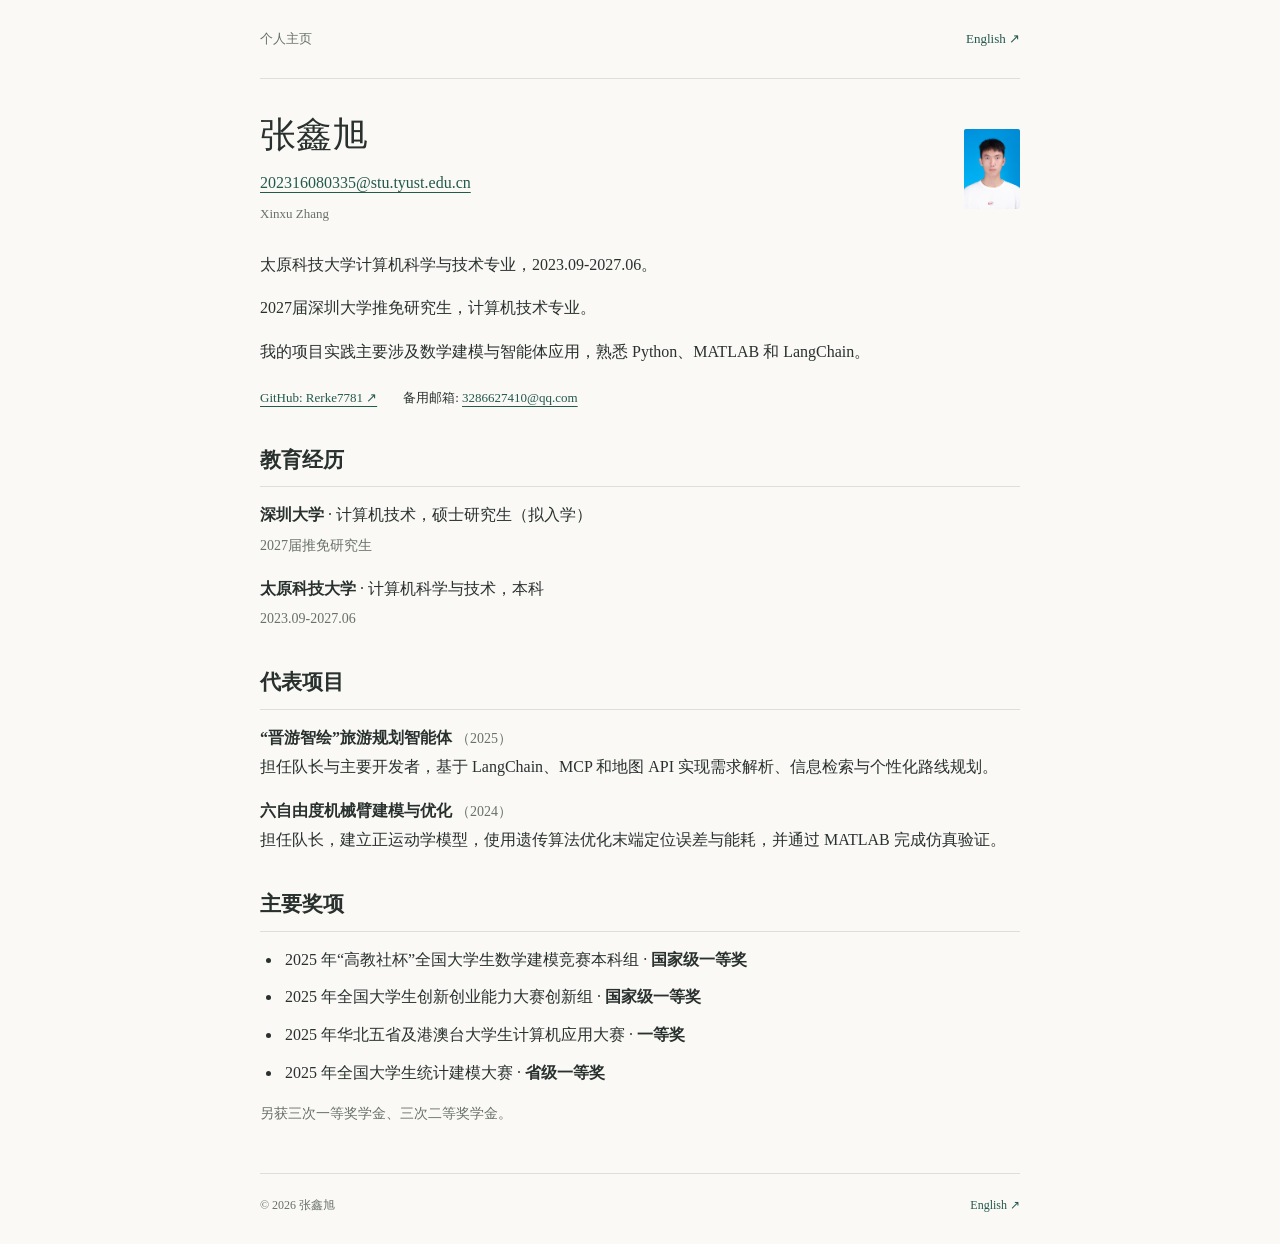
<file: index.html>
<!doctype html>
<html lang="zh-CN">
<head>
  <meta charset="utf-8">
  <meta name="viewport" content="width=device-width, initial-scale=1">
  <meta name="description" content="太原科技大学计算机科学与技术专业，2023.09-2027.06。2027届深圳大学推免研究生，计算机技术专业。">
  <meta name="theme-color" content="#24594d">
  <title>张鑫旭 · 个人主页</title>
  <link rel="icon" href="./favicon.svg" type="image/svg+xml">
  <link rel="stylesheet" href="./style.css?v=20261126-3">
  <link rel="alternate" hreflang="zh-CN" href="./index.html">
  <link rel="alternate" hreflang="en" href="./en.html">
</head>
<body>
  <a class="skip-link" href="#main">跳转到正文</a>
  <header><span>个人主页</span><nav aria-label="语言切换"><a href="./en.html" lang="en" hreflang="en">English ↗</a></nav></header>
  <main id="main">
    <section class="intro" aria-labelledby="name">
      <div class="identity"><div><h1 id="name">张鑫旭</h1><p class="primary-email"><a href="mailto:202316080335@stu.tyust.edu.cn">202316080335@stu.tyust.edu.cn</a></p><p class="subtitle">Xinxu Zhang</p></div><img src="./portrait.jpg" alt="张鑫旭的证件照" width="56" height="80"></div>
      <p>太原科技大学计算机科学与技术专业，2023.09-2027.06。</p>
      <p>2027届深圳大学推免研究生，计算机技术专业。</p>
      <p>我的项目实践主要涉及数学建模与智能体应用，熟悉 Python、MATLAB 和 LangChain。</p>
      <div class="contact"><a href="https://github.com/Rerke7781" target="_blank" rel="noopener noreferrer">GitHub: Rerke7781 ↗</a><span>备用邮箱: <a href="mailto:3286627410@qq.com">3286627410@qq.com</a></span></div>
    </section>
    <section aria-labelledby="education"><h2 id="education">教育经历</h2><p><strong>深圳大学</strong> · 计算机技术，硕士研究生（拟入学）<br><span class="muted">2027届推免研究生</span></p><p><strong>太原科技大学</strong> · 计算机科学与技术，本科<br><span class="muted">2023.09-2027.06</span></p></section>
    <section aria-labelledby="projects"><h2 id="projects">代表项目</h2><p><strong>“晋游智绘”旅游规划智能体</strong> <span class="muted">（2025）</span><br>担任队长与主要开发者，基于 LangChain、MCP 和地图 API 实现需求解析、信息检索与个性化路线规划。</p><p><strong>六自由度机械臂建模与优化</strong> <span class="muted">（2024）</span><br>担任队长，建立正运动学模型，使用遗传算法优化末端定位误差与能耗，并通过 MATLAB 完成仿真验证。</p></section>
    <section aria-labelledby="honors"><h2 id="honors">主要奖项</h2><ul>
        <li>2025 年“高教社杯”全国大学生数学建模竞赛本科组 · <strong>国家级一等奖</strong></li>
        <li>2025 年全国大学生创新创业能力大赛创新组 · <strong>国家级一等奖</strong></li>
        <li>2025 年华北五省及港澳台大学生计算机应用大赛 · <strong>一等奖</strong></li>
        <li>2025 年全国大学生统计建模大赛 · <strong>省级一等奖</strong></li>
      </ul><p class="muted">另获三次一等奖学金、三次二等奖学金。</p></section>
  </main>
  <footer><span>© 2026 张鑫旭</span><a href="./en.html" lang="en" hreflang="en">English ↗</a></footer>
</body>
</html>
</file>
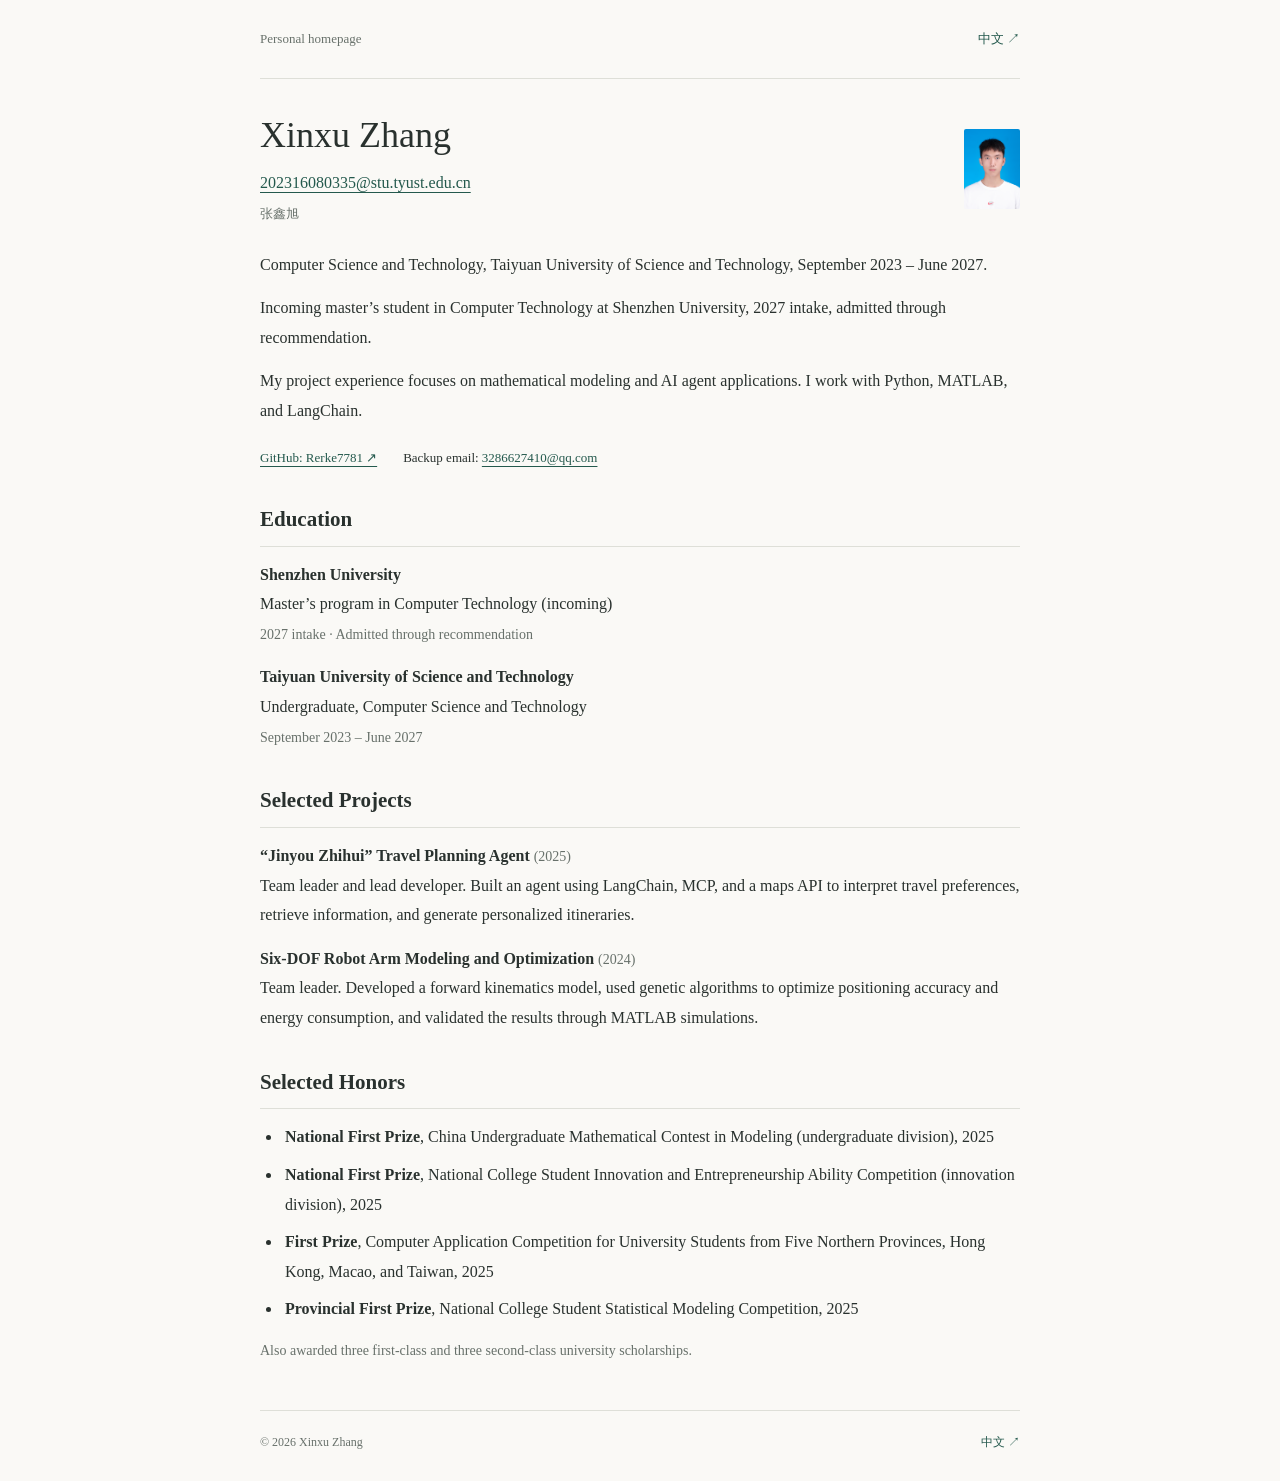
<file: en.html>
<!doctype html>
<html lang="en">
<head>
  <meta charset="utf-8">
  <meta name="viewport" content="width=device-width, initial-scale=1">
  <meta name="description" content="Computer Science and Technology, Taiyuan University of Science and Technology, September 2023 – June 2027. Incoming master’s student in Computer Technology at Shenzhen University, 2027 intake, admitted through recommendation.">
  <meta name="theme-color" content="#24594d">
  <title>Xinxu Zhang · Personal Homepage</title>
  <link rel="icon" href="./favicon.svg" type="image/svg+xml">
  <link rel="stylesheet" href="./style.css?v=20261126-3">
  <link rel="alternate" hreflang="zh-CN" href="./index.html">
  <link rel="alternate" hreflang="en" href="./en.html">
</head>
<body>
  <a class="skip-link" href="#main">Skip to content</a>
  <header><span>Personal homepage</span><nav aria-label="Language selection"><a href="./index.html" lang="zh-CN" hreflang="zh-CN">中文 ↗</a></nav></header>
  <main id="main">
    <section class="intro" aria-labelledby="name">
      <div class="identity"><div><h1 id="name">Xinxu Zhang</h1><p class="primary-email"><a href="mailto:202316080335@stu.tyust.edu.cn">202316080335@stu.tyust.edu.cn</a></p><p class="subtitle">张鑫旭</p></div><img src="./portrait.jpg" alt="Portrait of Xinxu Zhang" width="56" height="80"></div>
      <p>Computer Science and Technology, Taiyuan University of Science and Technology, September 2023 – June 2027.</p>
      <p>Incoming master’s student in Computer Technology at Shenzhen University, 2027 intake, admitted through recommendation.</p>
      <p>My project experience focuses on mathematical modeling and AI agent applications. I work with Python, MATLAB, and LangChain.</p>
      <div class="contact"><a href="https://github.com/Rerke7781" target="_blank" rel="noopener noreferrer">GitHub: Rerke7781 ↗</a><span>Backup email: <a href="mailto:3286627410@qq.com">3286627410@qq.com</a></span></div>
    </section>
    <section aria-labelledby="education"><h2 id="education">Education</h2><p><strong>Shenzhen University</strong><br>Master’s program in Computer Technology (incoming)<br><span class="muted">2027 intake · Admitted through recommendation</span></p><p><strong>Taiyuan University of Science and Technology</strong><br>Undergraduate, Computer Science and Technology<br><span class="muted">September 2023 – June 2027</span></p></section>
    <section aria-labelledby="projects"><h2 id="projects">Selected Projects</h2><p><strong>“Jinyou Zhihui” Travel Planning Agent</strong> <span class="muted">(2025)</span><br>Team leader and lead developer. Built an agent using LangChain, MCP, and a maps API to interpret travel preferences, retrieve information, and generate personalized itineraries.</p><p><strong>Six-DOF Robot Arm Modeling and Optimization</strong> <span class="muted">(2024)</span><br>Team leader. Developed a forward kinematics model, used genetic algorithms to optimize positioning accuracy and energy consumption, and validated the results through MATLAB simulations.</p></section>
    <section aria-labelledby="honors"><h2 id="honors">Selected Honors</h2><ul>
        <li><strong>National First Prize</strong>, China Undergraduate Mathematical Contest in Modeling (undergraduate division), 2025</li>
        <li><strong>National First Prize</strong>, National College Student Innovation and Entrepreneurship Ability Competition (innovation division), 2025</li>
        <li><strong>First Prize</strong>, Computer Application Competition for University Students from Five Northern Provinces, Hong Kong, Macao, and Taiwan, 2025</li>
        <li><strong>Provincial First Prize</strong>, National College Student Statistical Modeling Competition, 2025</li>
      </ul><p class="muted">Also awarded three first-class and three second-class university scholarships.</p></section>
  </main>
  <footer><span>© 2026 Xinxu Zhang</span><a href="./index.html" lang="zh-CN" hreflang="zh-CN">中文 ↗</a></footer>
</body>
</html>
</file>
<file: style.css>
/* Shared typography and layout for the Chinese and English pages. */
:root { --paper: #faf9f6; --ink: #29312e; --muted: #68716b; --green: #24594d; --line: #dedfd8; }
* { box-sizing: border-box; }
body { margin: 0; background: var(--paper); color: var(--ink); font-family: Georgia, "Noto Serif SC", "Songti SC", SimSun, serif; font-size: 16px; line-height: 1.85; }
header, main, footer { width: min(760px, calc(100% - 48px)); margin: auto; }
a { color: var(--green); text-decoration: underline; text-decoration-thickness: 1px; text-underline-offset: 4px; }
a:hover { color: #122f27; }
a:focus-visible { outline: 2px solid var(--green); outline-offset: 5px; }
header { display: flex; align-items: center; justify-content: space-between; padding: 27px 0; border-bottom: 1px solid var(--line); color: var(--muted); font-size: 13px; }
header a, footer a { text-decoration: none; }
main { padding: 34px 0 16px; }
section { margin-bottom: 30px; }
.identity { display: flex; align-items: center; justify-content: space-between; gap: 24px; margin-bottom: 24px; }
.identity img { width: 56px; height: auto; flex-shrink: 0; display: block; border-radius: 2px; }
h1 { font-weight: 500; font-size: 36px; line-height: 1.25; margin: 0; }
.primary-email { font-size: 16px; margin: 10px 0 4px; overflow-wrap: anywhere; }
.identity > div { min-width: 0; }
.subtitle { font-size: 13px; color: var(--muted); margin: 0; }
h2 { font-size: 21px; font-weight: 600; margin: 0 0 13px; padding-bottom: 7px; border-bottom: 1px solid var(--line); }
p { margin: 0 0 14px; }
strong { font-weight: 600; }
.contact { display: flex; flex-wrap: wrap; gap: 5px 26px; font-size: 13px; margin-top: 20px; }
.muted { color: var(--muted); font-size: 14px; }
ul { margin: 0 0 14px; padding-left: 22px; }
li { margin-bottom: 8px; padding-left: 3px; }
footer { display: flex; justify-content: space-between; gap: 20px; padding: 20px 0 28px; border-top: 1px solid var(--line); color: var(--muted); font-size: 12px; }
.skip-link { position: absolute; top: -80px; left: 12px; background: var(--paper); padding: 8px; }
.skip-link:focus { top: 5px; }
::selection { background: #dce8de; }
@media (max-width: 600px) {
  body { font-size: 15px; line-height: 1.8; }
  header, main, footer { width: calc(100% - 40px); }
  header { padding: 20px 0; }
  main { padding-top: 27px; }
  h1 { font-size: 30px; }
  h2 { font-size: 20px; }
  .identity { gap: 15px; }
  .identity img { width: 48px; }
  .contact { display: grid; font-size: 12px; }
  .muted { font-size: 13px; }
}
@media print {
  body { background: white; font-size: 11pt; }
  header, footer, .skip-link { display: none; }
  main { width: 100%; padding: 0; }
  section { break-inside: avoid; }
}
</file>
